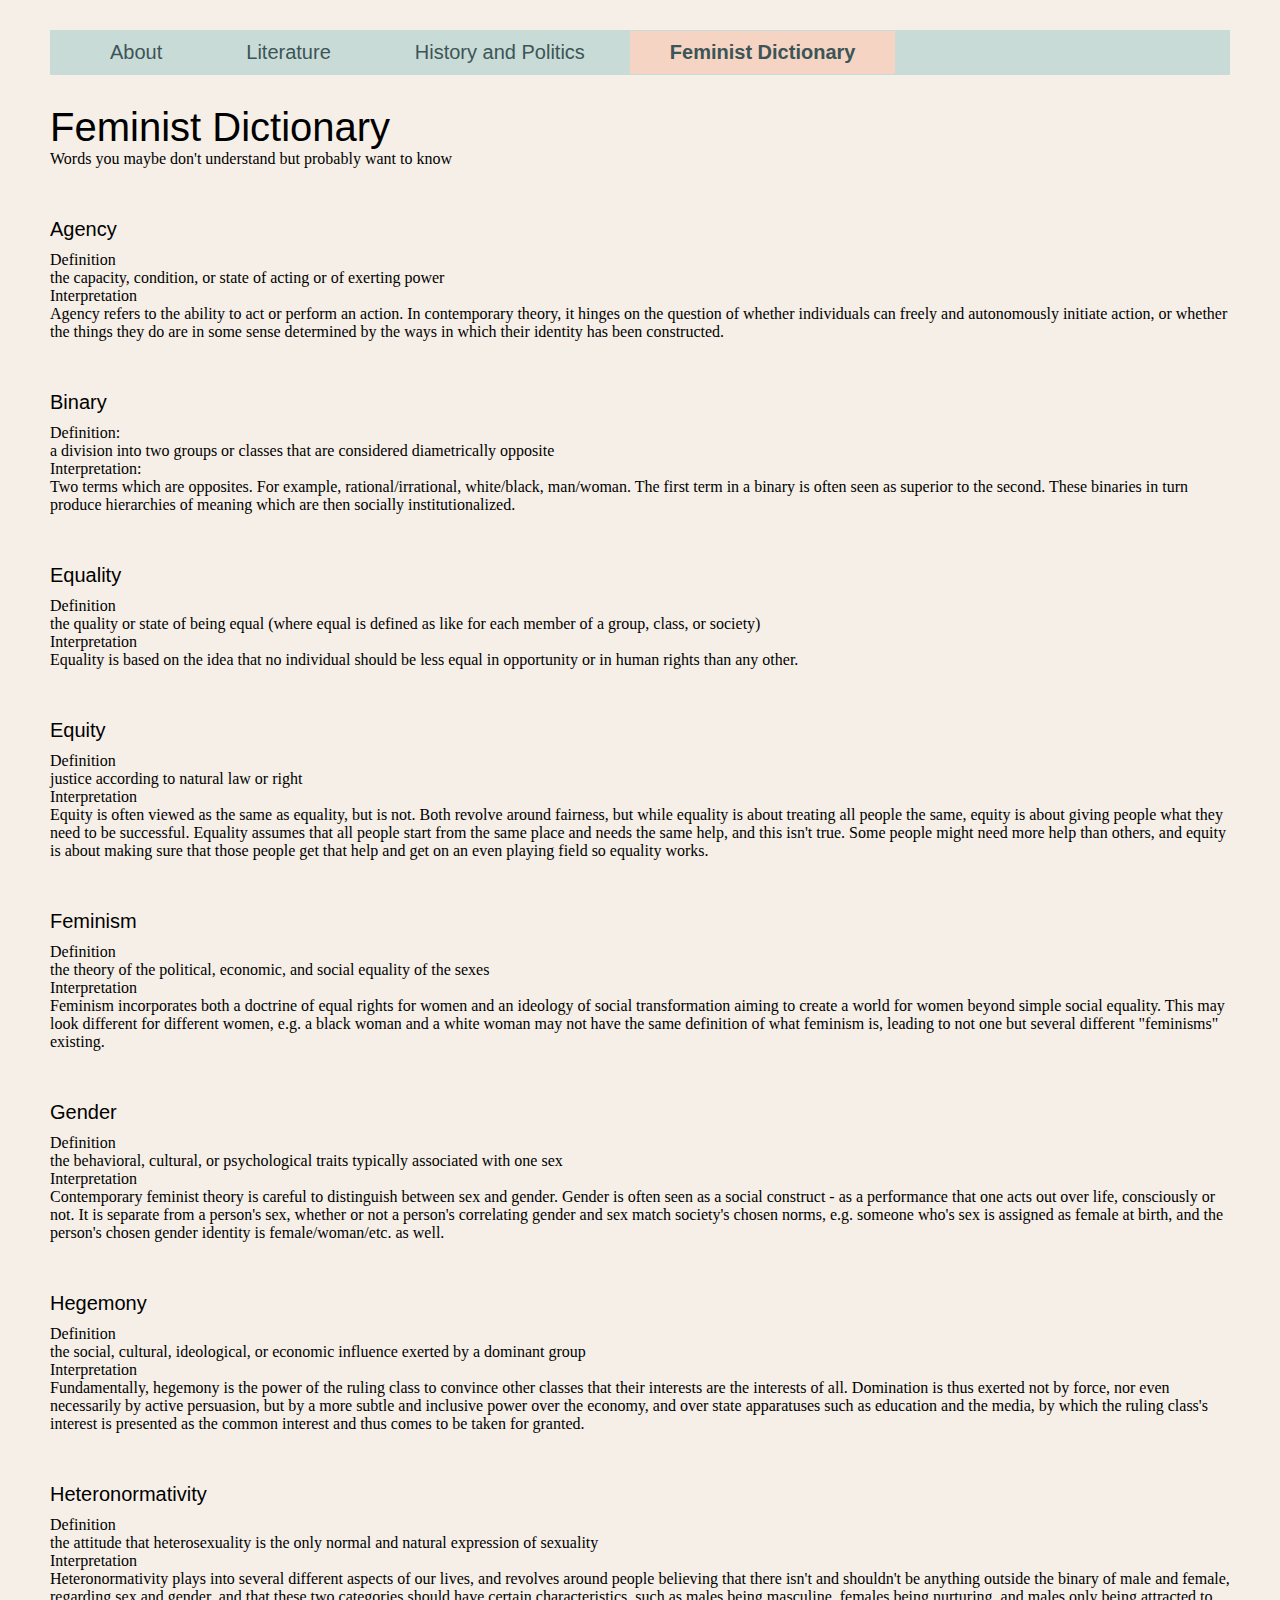
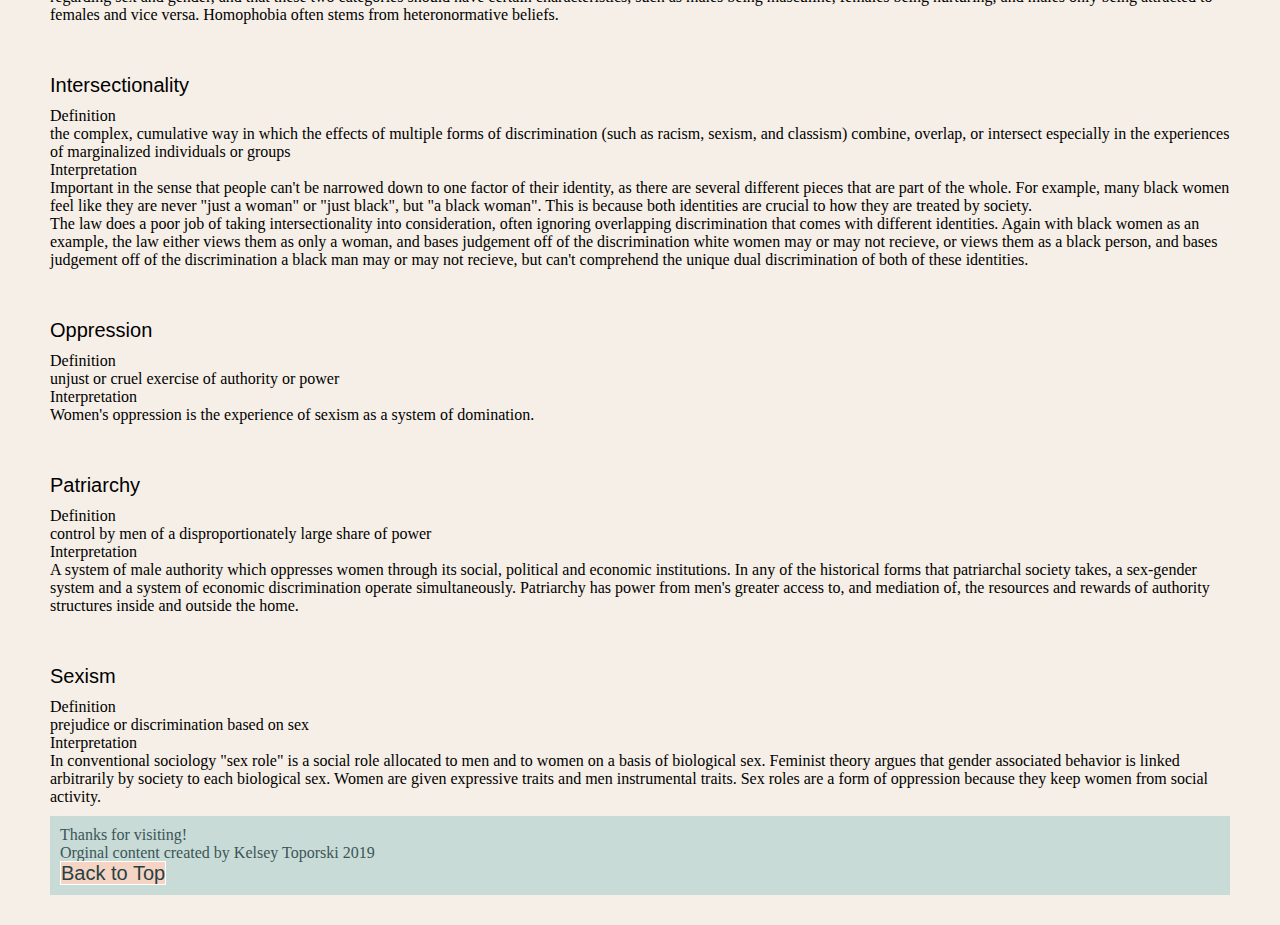
<file: femdict.html>
<!DOCTYPE html>
<html lang="en">
<head>
  <meta charset="UTF-8">

  <meta name="viewport" content="width=device-width, initial-scale=1.0">

  <!-- connects to the stylesheets -->
  <link rel="stylesheet" href="css/reset.css">
  <link rel="stylesheet" href="css/style.css">

  <!-- connect to a Google font -->  
  <!-- connect to a Font Aweseom font -->
  <!-- connect to a favicon -->

  <title>Women's Web - Dictionary</title>
</head>

<body>
  <a href = "#mainstuff" class = "skip" >Skip to Main Content</a>
  <header>
    <nav>
        <ul>
          <li><a href="index.html">About</a></li>
          <li><a href="literature.html">Literature</a></li>
          <li><a href="history.html">History and Politics</a></li>
          <li class = "active" ><a href="femdict.html">Feminist Dictionary</a></li>
        </ul>
    </nav>
      <!-- definitions from meriam webster -->
      <!-- interpretations from
            The Dictionary of Feminist Theory - Maggie Humm,
            Key Concepts In Post-Colonial Studies - Ashcroft, Bill, Gareth Griffiths, and Helen Tiffin,
            or myself -->
      <!-- interpretation of equity from https://everydayfeminism.com/2014/09/equality-is-not-enough/ -->

    <h1>Feminist Dictionary</h1>
    Words you maybe don't understand but probably want to know

  </header>

  <main id = "mainstuff">
  

      <!-- definitions from meriam webster -->
      <!-- interpretations from
            The Dictionary of Feminist Theory - Maggie Humm,
            Key Concepts In Post-Colonial Studies - Ashcroft, Bill, Gareth Griffiths, and Helen Tiffin,
            or myself -->
      <!-- interpretation of equity from https://everydayfeminism.com/2014/09/equality-is-not-enough/ -->

      <dl>
        <h2><dt>Agency</dt></h2>
        <dd>Definition
          <p>
            the capacity, condition, or state of acting or of exerting power
          </p>
        <dd>Interpretation
          <p>
            Agency refers to the ability to act or perform an action. In contemporary theory, it hinges on the question of whether individuals can freely and autonomously initiate action, or whether the things they do are in some sense determined by the ways in which their identity has been constructed.
          </p>

        
        <h2><dt>Binary</dt></h2>
        <dd>Definition:
          <p>
            a division into two groups or classes that are considered diametrically opposite
          </p></dd>
        <dd>Interpretation:
          <p>
            Two terms which are opposites. For example, rational/irrational, white/black, man/woman. The first term in a binary is often seen as superior to the second. These binaries in turn produce hierarchies of meaning which are then socially institutionalized.
          </p></dd>
        
          
        <h2><dt>Equality</dt></h2>
        <dd>Definition
          <p>
            the quality or state of being equal (where equal is defined as like for each member of a group, class, or society)
          </p></dd>
        <dd>Interpretation
          <p>
            Equality is based on the idea that no individual should be less equal in opportunity or in human rights than any other.
          </p></dd>
        
          
        <h2><dt>Equity</dt></h2>
        <dd>Definition
          <p>
            justice according to natural law or right
          </p></dd>
        <dd>Interpretation
          <p>
            Equity is often viewed as the same as equality, but is not. Both revolve around fairness, but while equality is about treating all people the same, equity is about giving people what they need to be successful. Equality assumes that all people start from the same place and needs the same help, and this isn't true. Some people might need more help than others, and equity is about making sure that those people get that help and get on an even playing field so equality works.
          </p></dd>
        
          
        <h2><dt>Feminism</dt></h2>
        <dd>Definition
          <p>
            the theory of the political, economic, and social equality of the sexes
          </p></dd>
        <dd>Interpretation
          <p>
            Feminism incorporates both a doctrine of equal rights for women and an ideology of social transformation aiming to create a world for women beyond simple social equality. This may look different for different women, e.g. a black woman and a white woman may not have the same definition of what feminism is, leading to not one but several different "feminisms" existing.
          </p></dd>
       
          
        <h2><dt>Gender</dt></h2>
        <dd>Definition
          <p>
            the behavioral, cultural, or psychological traits typically associated with one sex
          </p></dd>
        <dd>Interpretation
          <p>
            Contemporary feminist theory is careful to distinguish between sex and gender. Gender is often seen as a social construct - as a performance that one acts out over life, consciously or not. It is separate from a person's sex, whether or not a person's correlating gender and sex match society's chosen norms, e.g. someone who's sex is assigned as female at birth, and the person's chosen gender identity is female/woman/etc. as well.
          </p></dd>
        
          
        <h2><dt>Hegemony</dt></h2>
        <dd>Definition
          <p>
            the social, cultural, ideological, or economic influence exerted by a dominant group
          </p></dd>
        <dd>Interpretation
          <p>
            Fundamentally, hegemony is the power of the ruling class to convince other classes that their interests are the interests of all.  Domination is thus exerted not by force, nor even necessarily by active persuasion, but by a more subtle and inclusive power over the economy, and over state apparatuses such as education and the media, by which the ruling class's interest is presented as the common interest and thus comes to be taken for granted.
          </p></dd>
       
          
        <h2><dt>Heteronormativity</dt></h2>
        <dd>Definition
          <p>
            the attitude that heterosexuality is the only normal and natural expression of sexuality
          </p></dd>
        <dd>Interpretation
          <p>
            Heteronormativity plays into several different aspects of our lives, and revolves around people believing that there isn't and shouldn't be anything outside the binary of male and female, regarding sex and gender, and that these two categories should have certain characteristics, such as males being masculine, females being nurturing, and males only being attracted to females and vice versa. Homophobia often stems from heteronormative beliefs.
          </p></dd>
        
          
        <h2><dt>Intersectionality</dt></h2>
        <dd>Definition
          <p>
            the complex, cumulative way in which the effects of multiple forms of discrimination (such as racism, sexism, and classism) combine, overlap, or intersect especially in the experiences of marginalized individuals or groups
          </p></dd>
        <dd>Interpretation
          <p>
            Important in the sense that people can't be narrowed down to one factor of their identity, as there are several different pieces that are part of the whole. For example, many black women feel like they are never "just a woman" or "just black", but "a black woman". This is because both identities are crucial to how they are treated by society.
          </p>
          <p>
            The law does a poor job of taking intersectionality into consideration, often ignoring overlapping discrimination that comes with different identities. Again with black women as an example, the law either views them as only a woman, and bases judgement off of the discrimination white women may or may not recieve, or views them as a black person, and bases judgement off of the discrimination a black man may or may not recieve, but can't comprehend the unique dual discrimination of both of these identities.
          </p></dd>
           
          
        <h2><dt>Oppression</dt></h2>
        <dd>Definition
          <p>
            unjust or cruel exercise of authority or power
          </p></dd>
        <dd>Interpretation
          <p>
            Women's oppression is the experience of sexism as a system of domination.
          </p></dd>
       
          
        <h2><dt>Patriarchy</dt></h2>
        <dd>Definition
          <p>
            control by men of a disproportionately large share of power
          </p></dd>
        <dd>Interpretation
          <p>
            A system of male authority which oppresses women through its social, political and economic institutions. In any of the historical forms that patriarchal society takes, a sex-gender system and a system of economic discrimination operate simultaneously. Patriarchy has power from men's greater access to, and mediation of, the resources and rewards of authority structures inside and outside the home.
          </p></dd>
             
          
        <h2><dt>Sexism</dt></h2>
        <dd>Definition
          <p>
            prejudice or discrimination based on sex
          </p></dd>
        <dd>Interpretation
          <p>
            In conventional sociology "sex role" is a social role allocated to men and to women on a basis of biological sex. Feminist theory argues that gender associated behavior is linked arbitrarily by society to each biological sex. Women are given expressive traits and men instrumental traits. Sex roles are a form of oppression because they keep women from social activity.
          </p></dd>
      </dl>

    </main>

    <footer>
      <p class="thanks">
        Thanks for visiting! <i class="far fa-grin"></i>
      </p>
      <p>Orginal content created by Kelsey Toporski 2019</p>

      <a href="#top" class="tops">Back to Top</a>
    </footer>

</body>
</html>
</file>
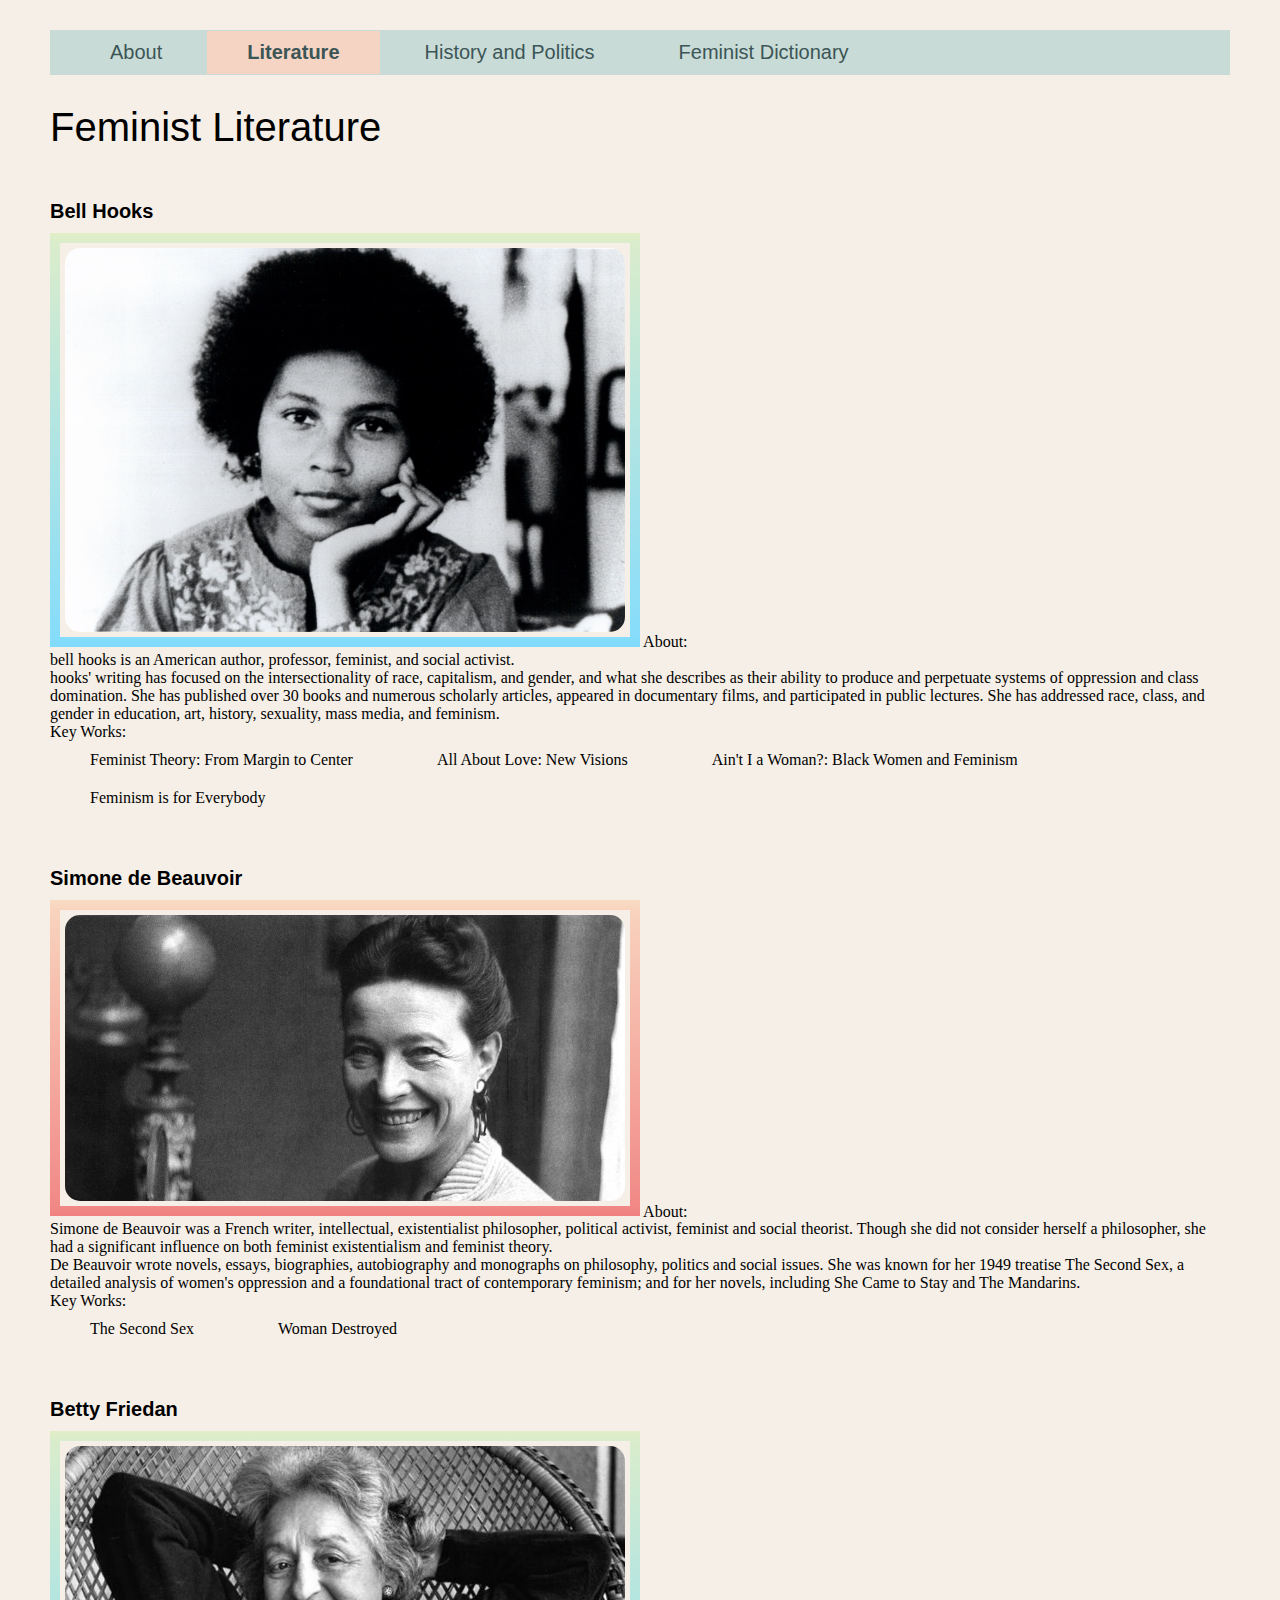
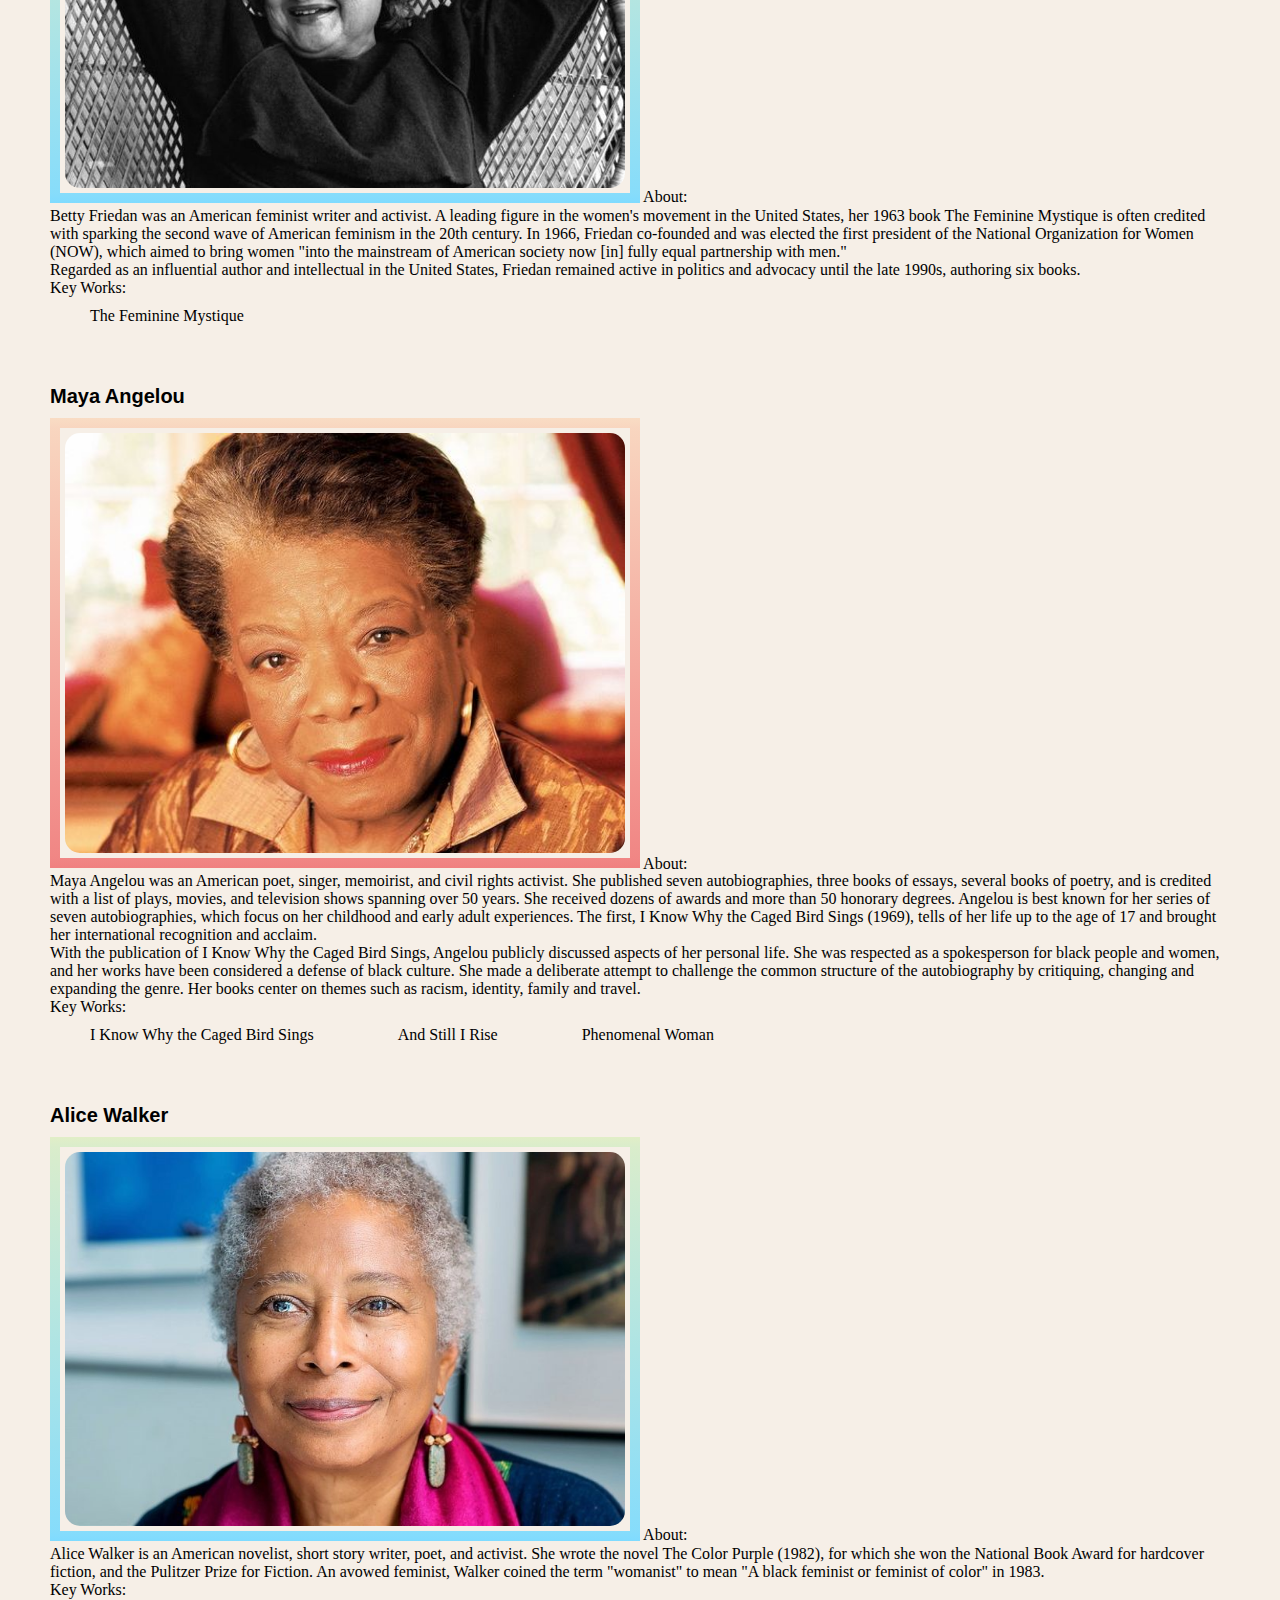
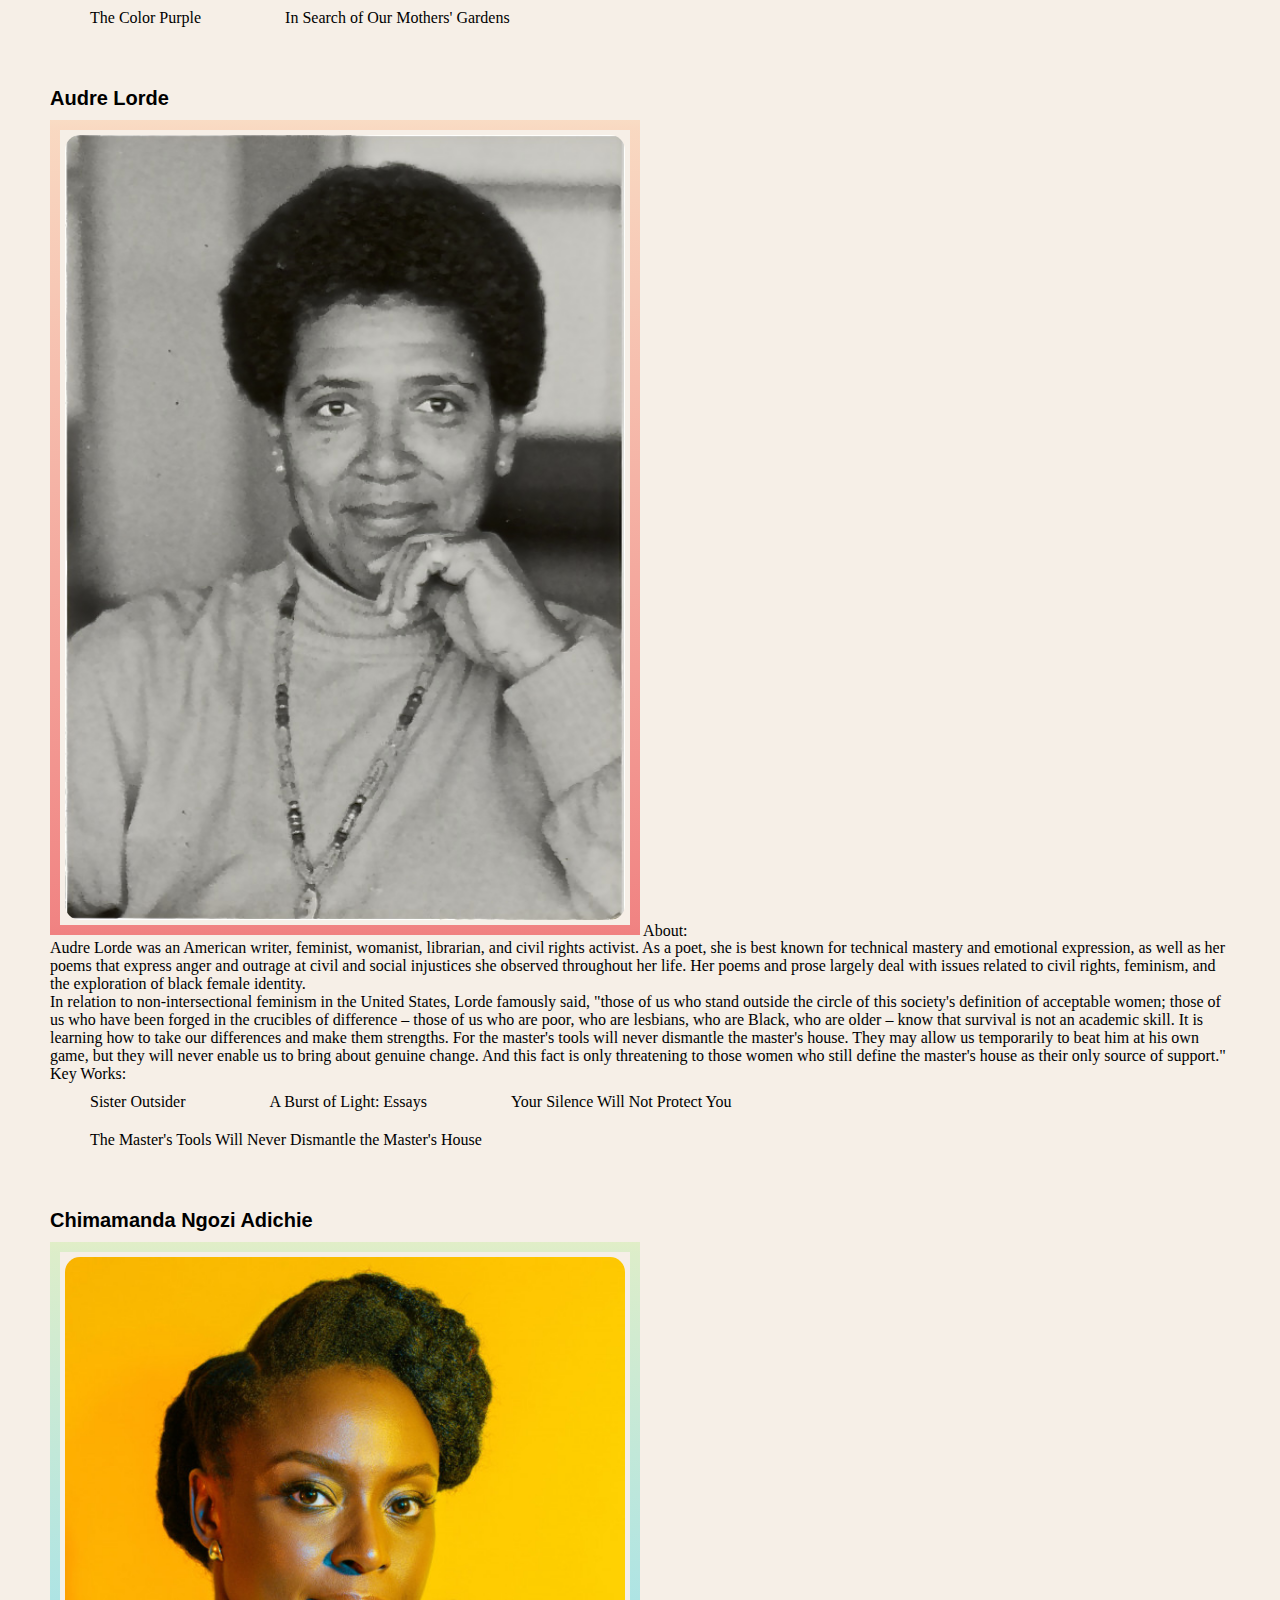
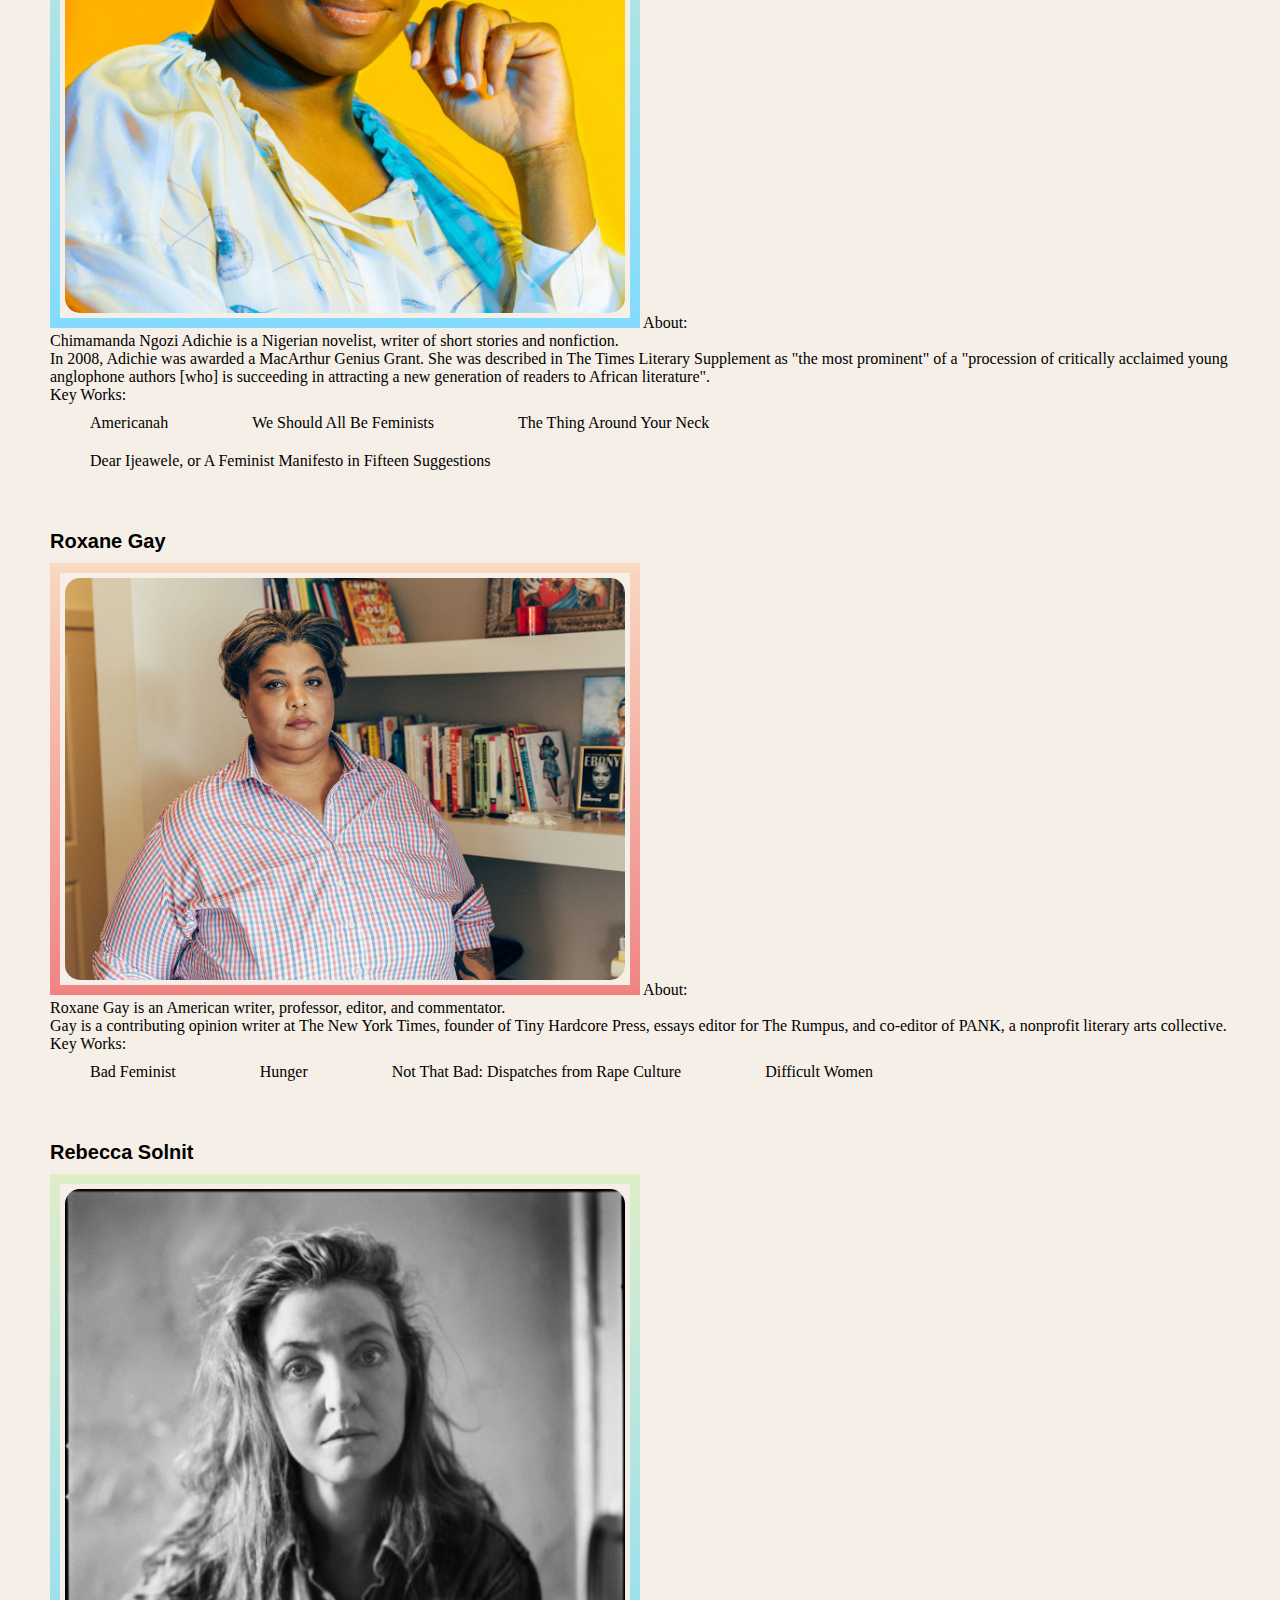
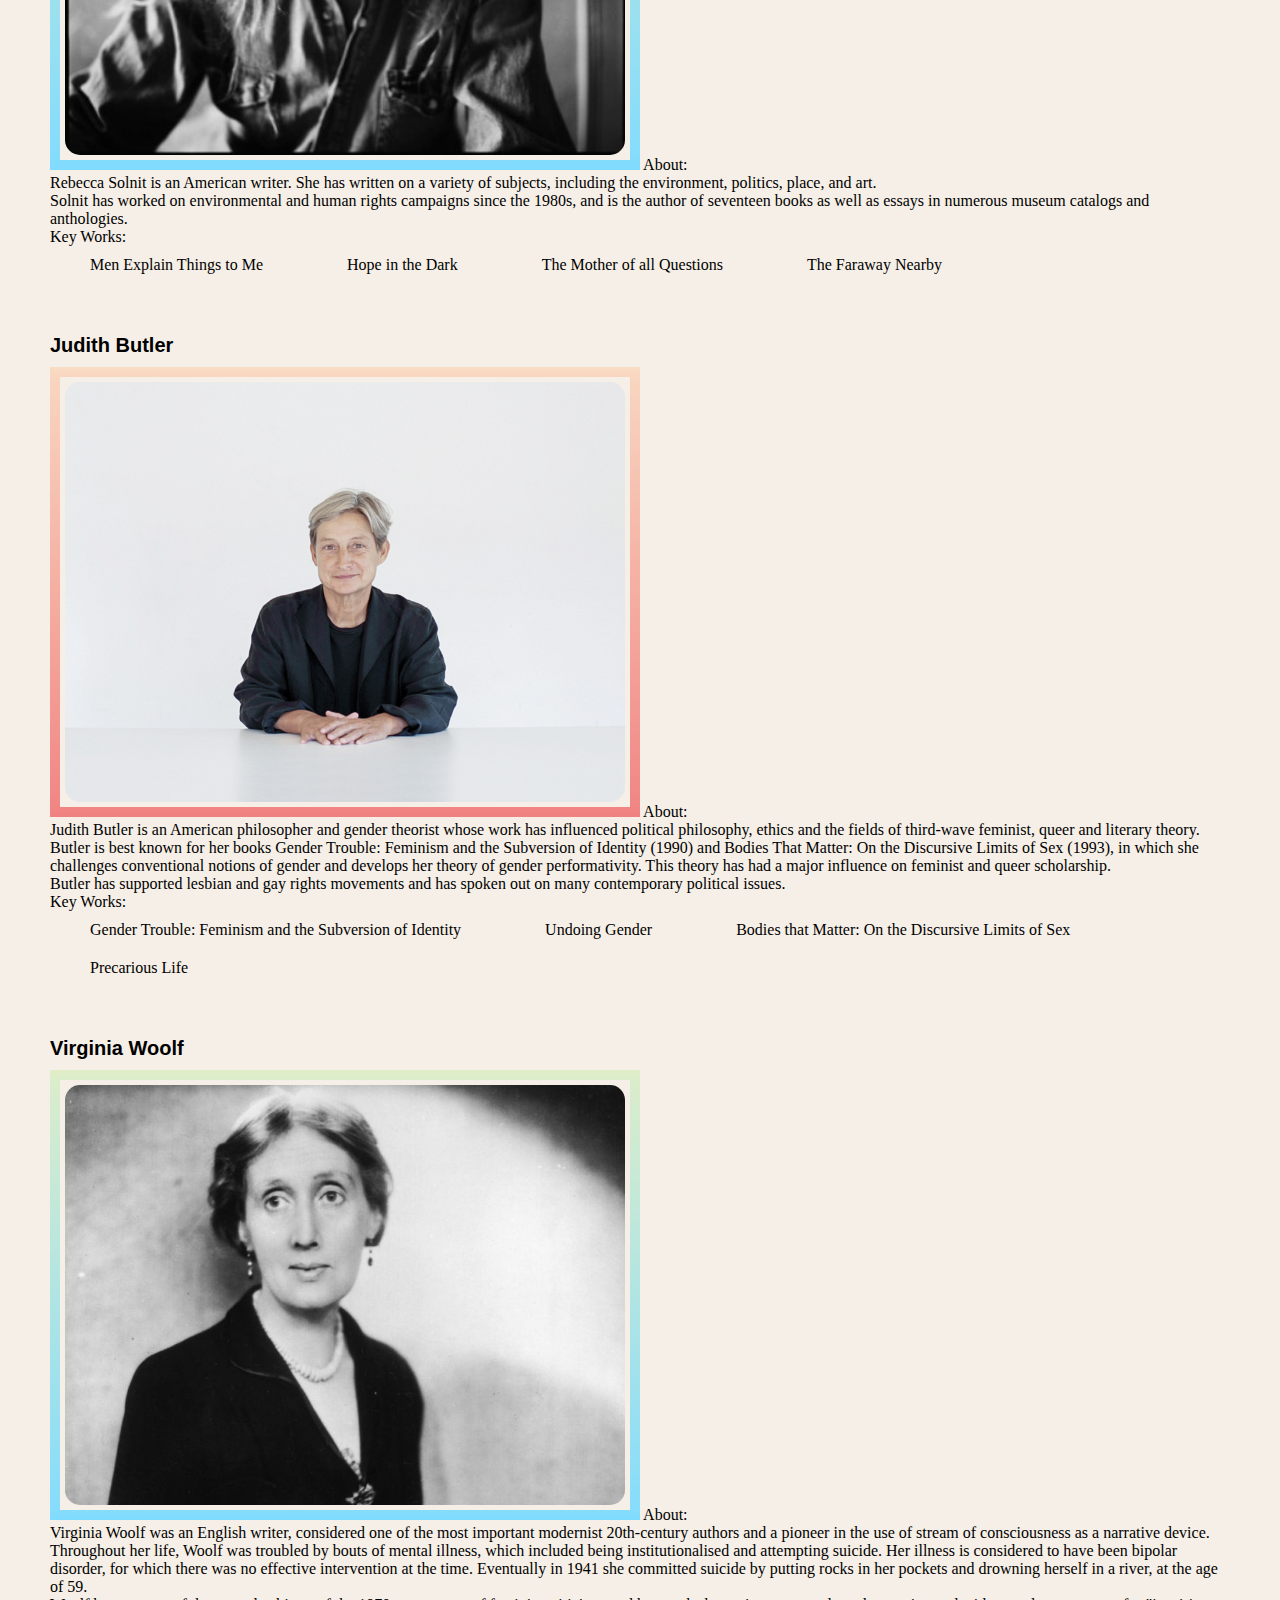
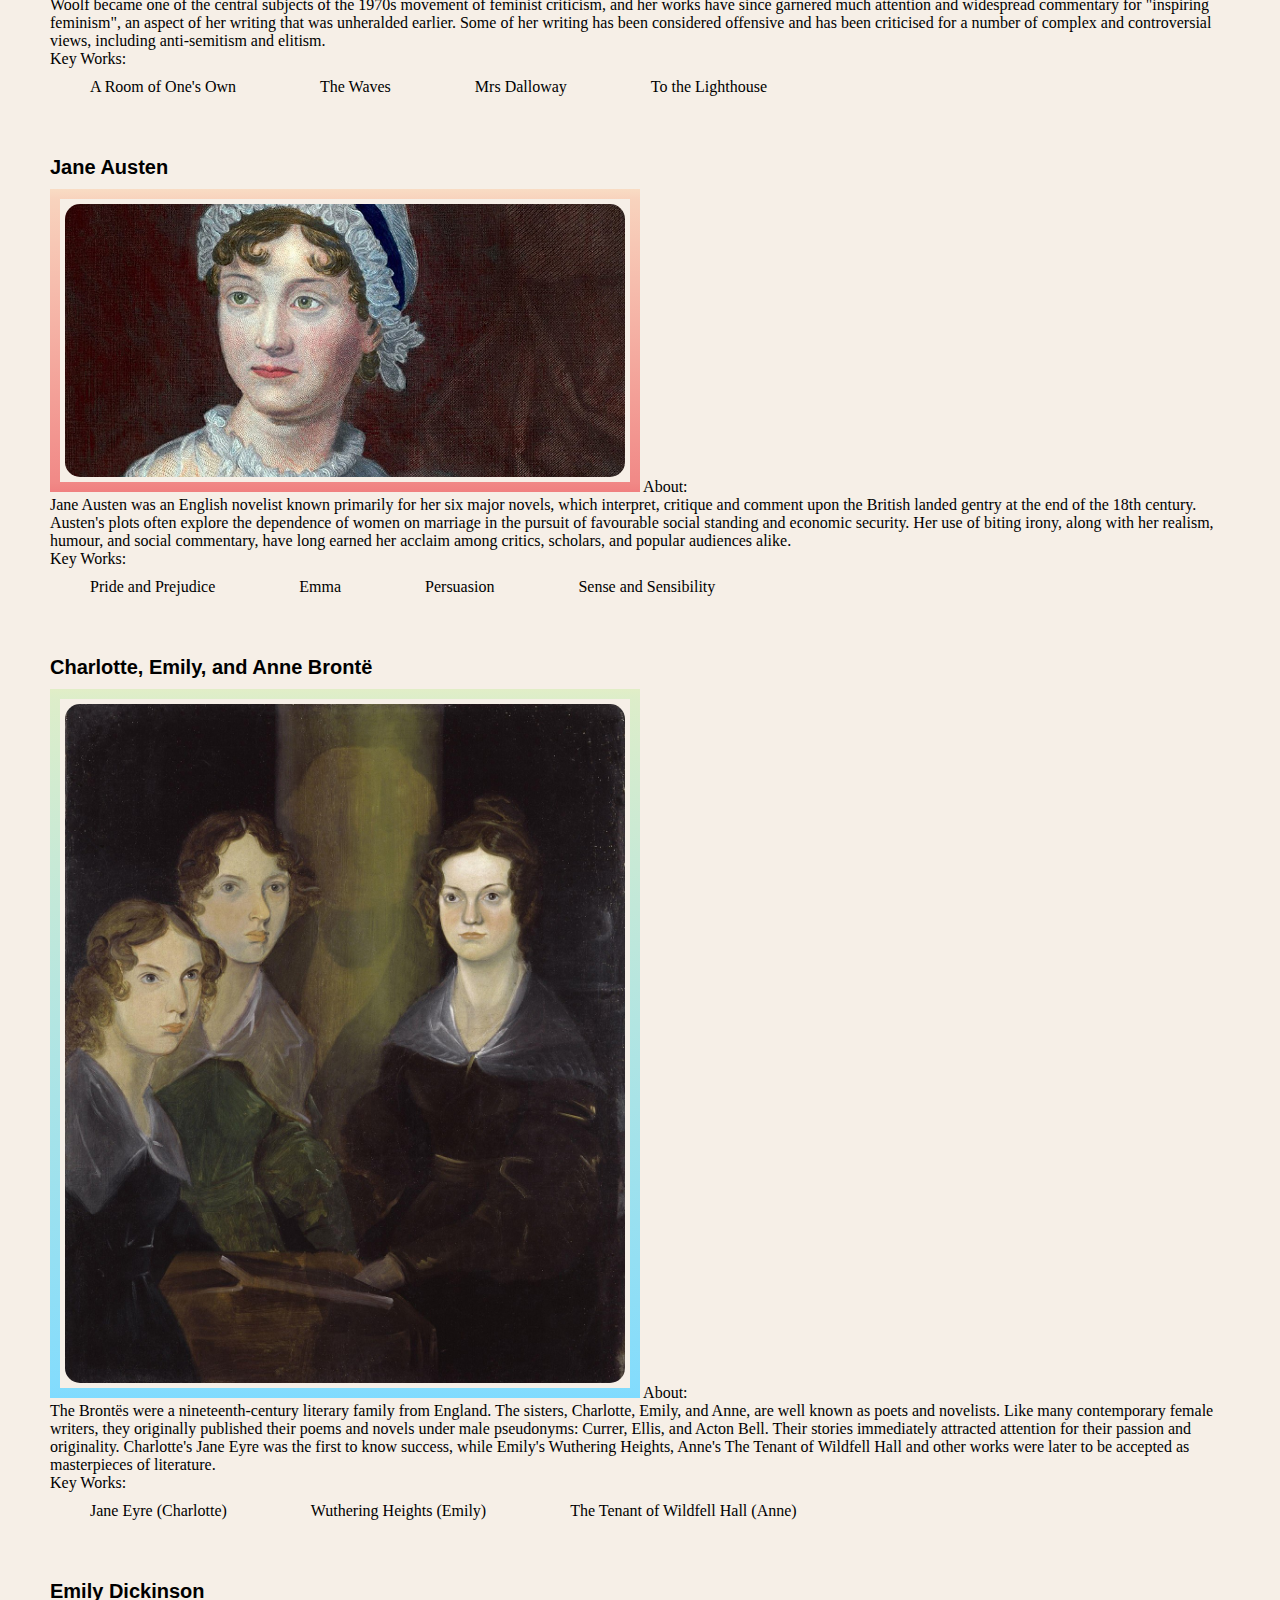
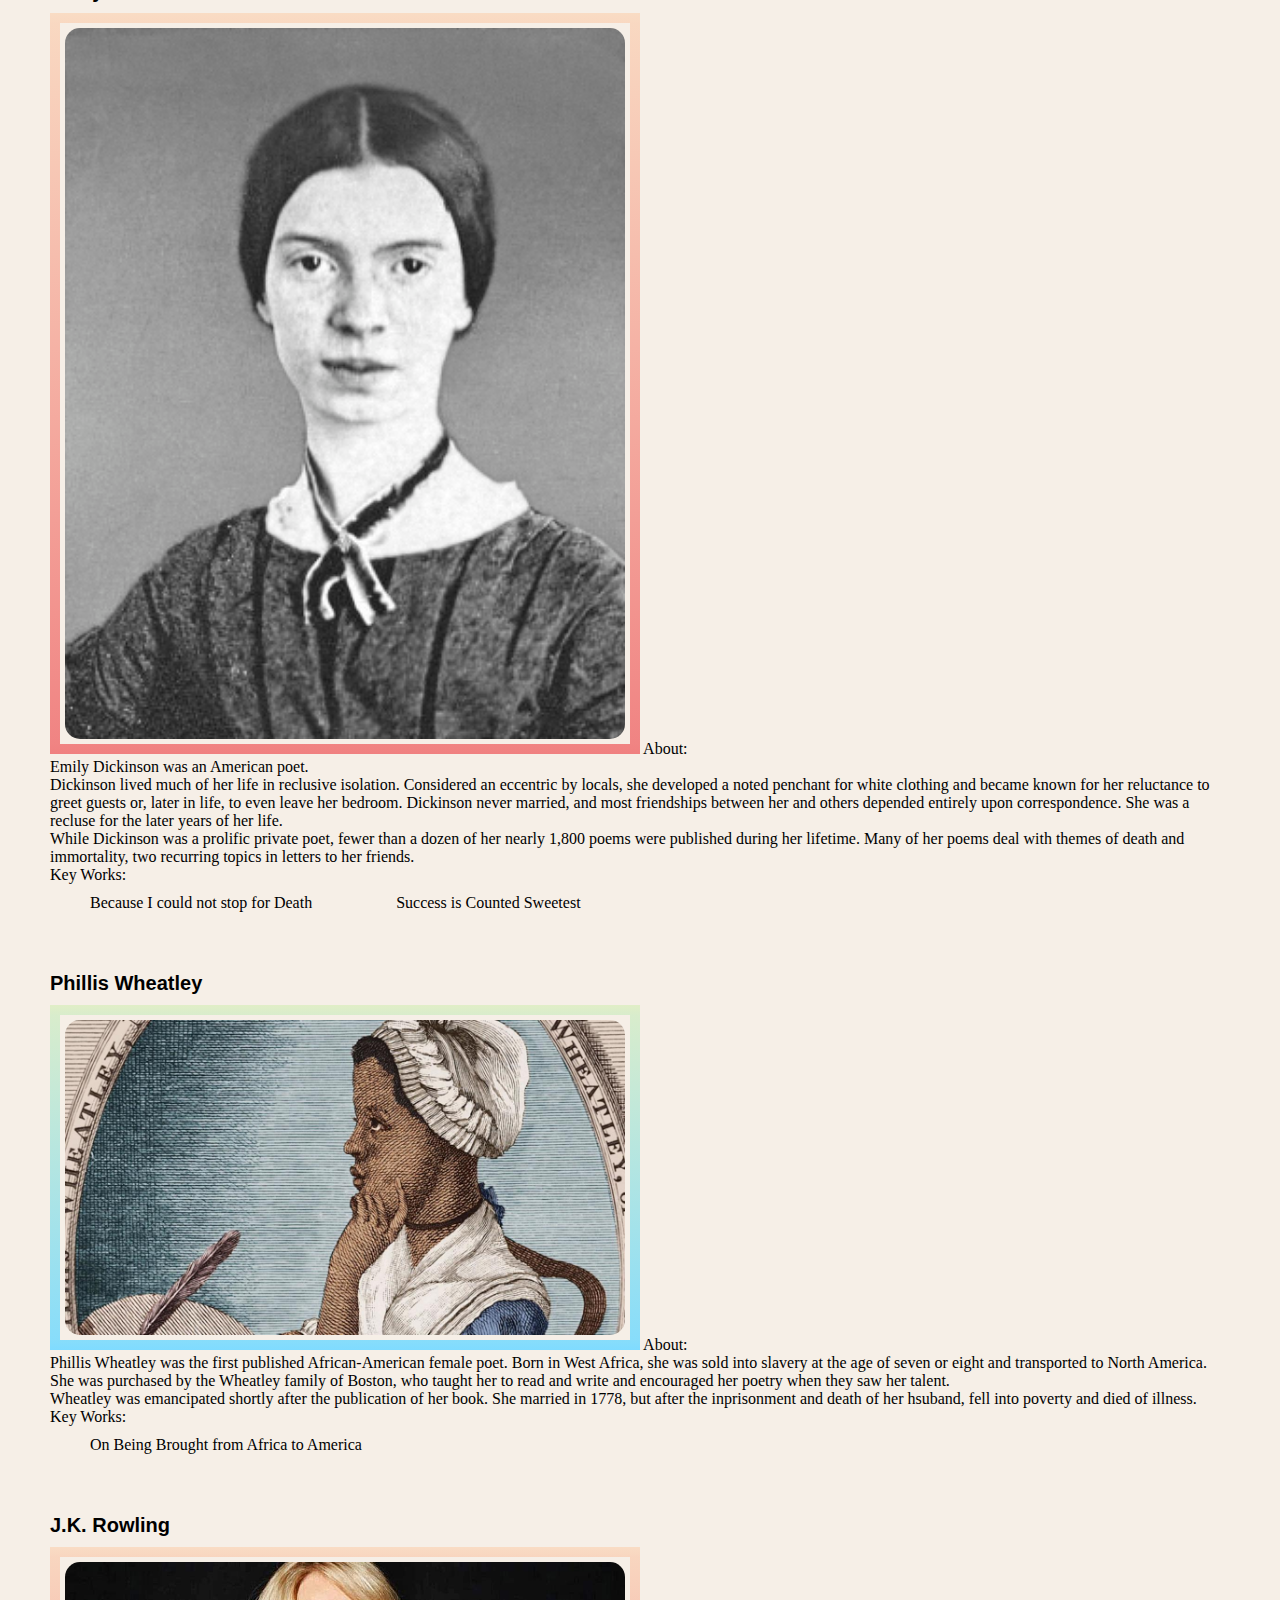
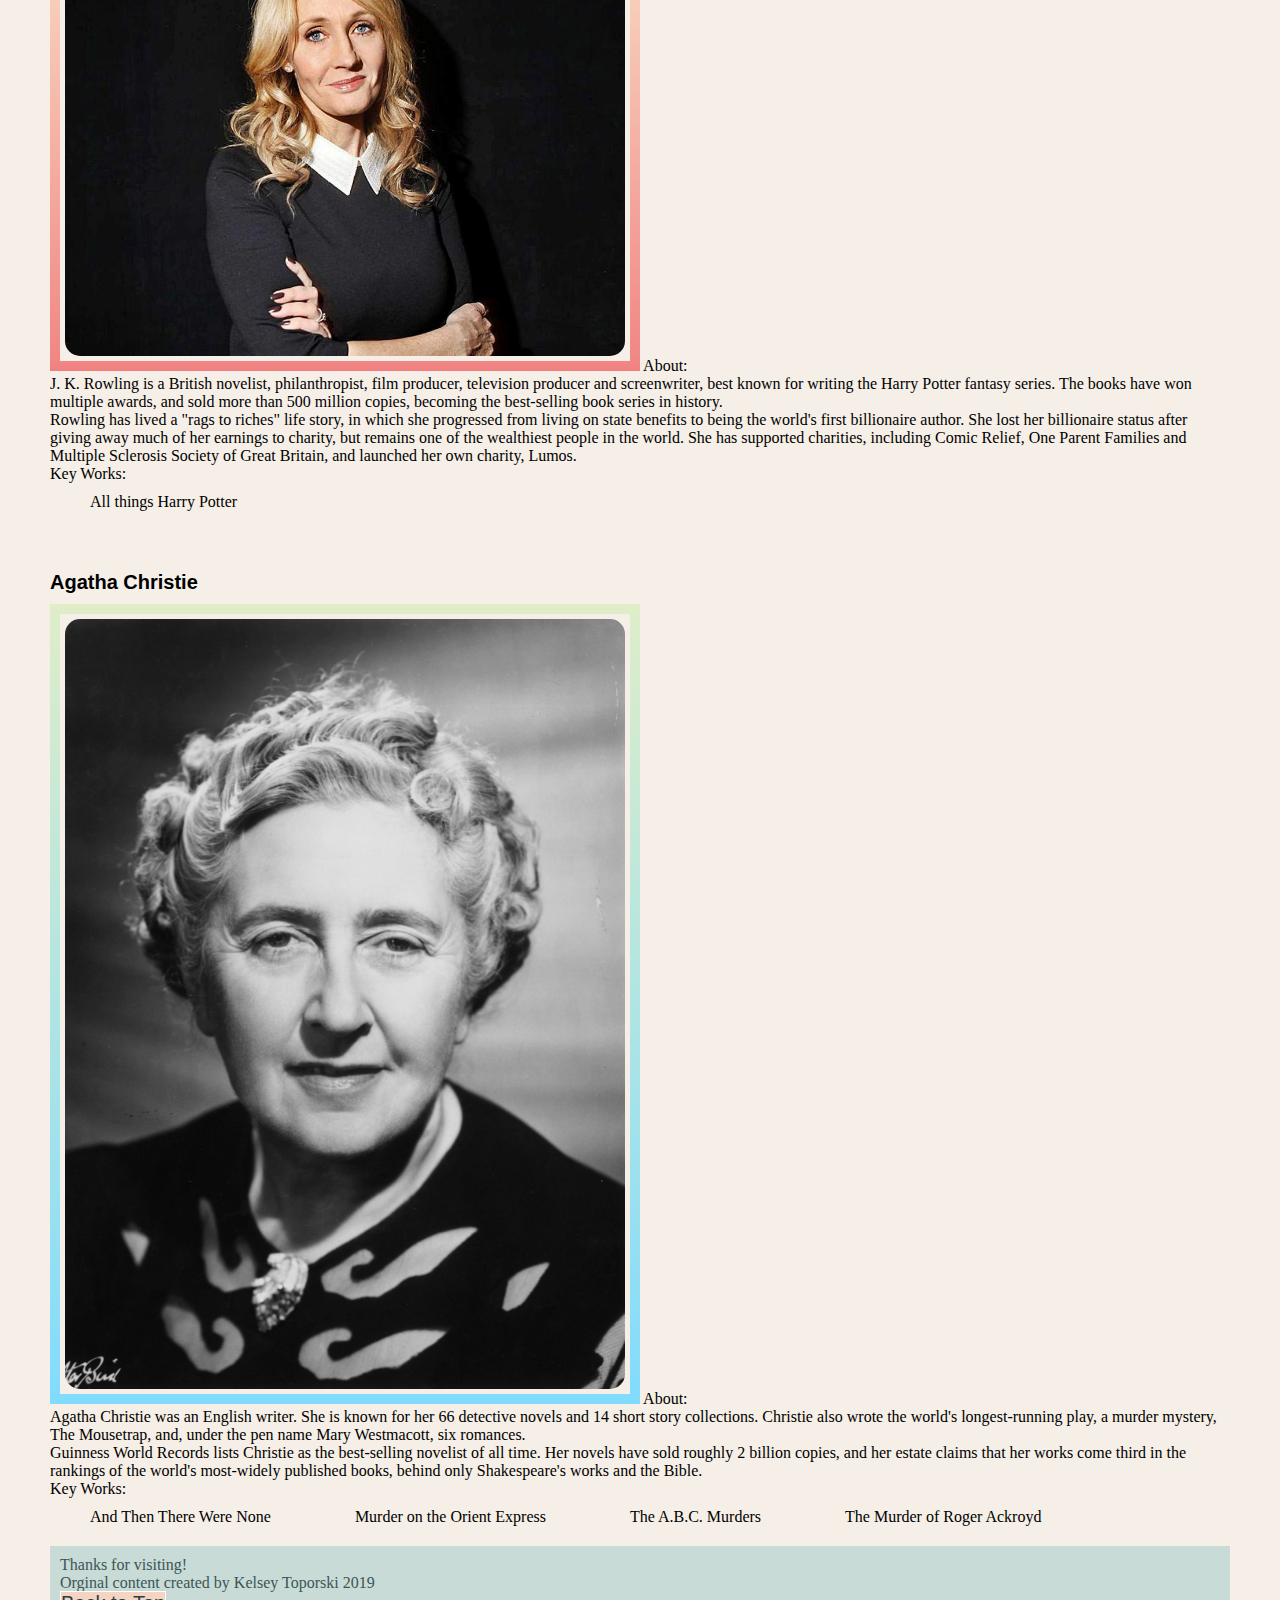
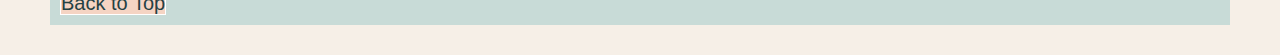
<file: literature.html>
<!DOCTYPE html>
<html lang="en">
<head>
  <meta charset="UTF-8">

  <meta name="viewport" content="width=device-width, initial-scale=1.0">

  <!-- connects to the stylesheets -->
  <link rel="stylesheet" href="css/reset.css">
  <link rel="stylesheet" href="css/style.css">

  <!-- connect to a Google font -->  
  <!-- connect to a Font Aweseom font -->
  <!-- connect to a favicon -->

  <title>Women's Web - Literature</title>
</head>

<body>  
  <a href = "#mainstuff" class = "skip" >Skip to Main Content</a>
  <header>
    <nav>
        <ul>
          <li><a href="index.html">About</a></li>
          <li class = "active" ><a href="literature.html">Literature</a></li>
          <li><a href="history.html">History and Politics</a></li>
          <li><a href="femdict.html">Feminist Dictionary</a></li>
        </ul>
    </nav>
      <!-- definitions from meriam webster -->
      <!-- interpretations from
            The Dictionary of Feminist Theory - Maggie Humm,
            Key Concepts In Post-Colonial Studies - Ashcroft, Bill, Gareth Griffiths, and Helen Tiffin,
            or myself -->
      <!-- interpretation of equity from https://everydayfeminism.com/2014/09/equality-is-not-enough/ -->

    <h1>Feminist Literature</h1>
  </header>

  <main id = "mainstuff">

      
      <h2>Bell Hooks</h2>
      <img src="images/bell_hooks.jpg"  width="200" alt="Image of bell hooks">
      About:
        <p>
          bell hooks is an American author, professor, feminist, and social activist.
        </p>
        <p>
          hooks' writing has focused on the intersectionality of race, capitalism, and gender, and what she describes as their ability to produce and perpetuate systems of oppression and class domination. She has published over 30 books and numerous scholarly articles, appeared in documentary films, and participated in public lectures. She has addressed race, class, and gender in education, art, history, sexuality, mass media, and feminism.
        </p>
      Key Works:
        <ul>
          <li>Feminist Theory: From Margin to Center</li>
          <li>All About Love: New Visions</li>
          <li>Ain't I a Woman?: Black Women and Feminism</li>
          <li>Feminism is for Everybody</li>
        </ul>
      

      
      <h2>Simone de Beauvoir</h2>
      <img src="images/simone_db.jpg"  width="200" alt="Image of Simone de Beauvoir">
      About:
        <p>
          Simone de Beauvoir was a French writer, intellectual, existentialist philosopher, political activist, feminist and social theorist. Though she did not consider herself a philosopher, she had a significant influence on both feminist existentialism and feminist theory.
        </p>
        <p>
          De Beauvoir wrote novels, essays, biographies, autobiography and monographs on philosophy, politics and social issues. She was known for her 1949 treatise The Second Sex, a detailed analysis of women's oppression and a foundational tract of contemporary feminism; and for her novels, including She Came to Stay and The Mandarins.
        </p>
      Key Works:
        <ul>
          <li>The Second Sex</li>
          <li>Woman Destroyed</li>
        </ul>
      

      
      <h2>Betty Friedan</h2>
      <img src="images/betty_friedan.jpg"  width="200" alt="Image of Betty Friedan">
      About:
        <p>
          Betty Friedan was an American feminist writer and activist. A leading figure in the women's movement in the United States, her 1963 book The Feminine Mystique is often credited with sparking the second wave of American feminism in the 20th century. In 1966, Friedan co-founded and was elected the first president of the National Organization for Women (NOW), which aimed to bring women "into the mainstream of American society now [in] fully equal partnership with men."
        </p>
        <p>
          Regarded as an influential author and intellectual in the United States, Friedan remained active in politics and advocacy until the late 1990s, authoring six books.
        </p>
      Key Works:
        <ul>
          <li>The Feminine Mystique</li>
        </ul>
      

      
      <h2>Maya Angelou</h2>
      <img src="images/maya_angelou.jpg"  width="200" alt="Image of Maya Angelou">
      About:
        <p>
          Maya Angelou was an American poet, singer, memoirist, and civil rights activist. She published seven autobiographies, three books of essays, several books of poetry, and is credited with a list of plays, movies, and television shows spanning over 50 years. She received dozens of awards and more than 50 honorary degrees. Angelou is best known for her series of seven autobiographies, which focus on her childhood and early adult experiences. The first, I Know Why the Caged Bird Sings (1969), tells of her life up to the age of 17 and brought her international recognition and acclaim.
        </p>
        <p>
          With the publication of I Know Why the Caged Bird Sings, Angelou publicly discussed aspects of her personal life. She was respected as a spokesperson for black people and women, and her works have been considered a defense of black culture. She made a deliberate attempt to challenge the common structure of the autobiography by critiquing, changing and expanding the genre. Her books center on themes such as racism, identity, family and travel.
        </p>
      Key Works:
        <ul>
          <li>I Know Why the Caged Bird Sings</li>
          <li>And Still I Rise</li>
          <li>Phenomenal Woman</li>
        </ul>
      

      <!-- <script>
        alert("HI");
        console.log("hey good lookin");
      </script> -->

      
      <h2>Alice Walker</h2>
      <img src="images/alice_walker.jpg"  width="200" alt="Image of Alice Walker">
      About:
        <p>
          Alice Walker is an American novelist, short story writer, poet, and activist. She wrote the novel The Color Purple (1982), for which she won the National Book Award for hardcover fiction, and the Pulitzer Prize for Fiction. An avowed feminist, Walker coined the term "womanist" to mean "A black feminist or feminist of color" in 1983.
        </p>
      Key Works:
        <ul>
          <li>The Color Purple</li>
          <li>In Search of Our Mothers' Gardens</li>
        </ul>
      

      
      <h2>Audre Lorde</h2>
      <img src="images/audre_lorde.jpg"  width="200" alt="Image of Audre Lorde">
      About:
        <p>
          Audre Lorde was an American writer, feminist, womanist, librarian, and civil rights activist. As a poet, she is best known for technical mastery and emotional expression, as well as her poems that express anger and outrage at civil and social injustices she observed throughout her life. Her poems and prose largely deal with issues related to civil rights, feminism, and the exploration of black female identity.
        </p>
        <p>
          In relation to non-intersectional feminism in the United States, Lorde famously said, "those of us who stand outside the circle of this society's definition of acceptable women; those of us who have been forged in the crucibles of difference – those of us who are poor, who are lesbians, who are Black, who are older – know that survival is not an academic skill. It is learning how to take our differences and make them strengths. For the master's tools will never dismantle the master's house. They may allow us temporarily to beat him at his own game, but they will never enable us to bring about genuine change. And this fact is only threatening to those women who still define the master's house as their only source of support."
        </p>
      Key Works:
        <ul>
          <li>Sister Outsider</li>
          <li>A Burst of Light: Essays</li>
          <li>Your Silence Will Not Protect You</li>
          <li>The Master's Tools Will Never Dismantle the Master's House</li>
        </ul>
      

      
      <h2>Chimamanda Ngozi Adichie</h2>
      <img src="images/chimamanda.jpg"  width="200" alt="Image of Chimamanda Ngozi Adichie">
      About:
        <p>
          Chimamanda Ngozi Adichie is a Nigerian novelist, writer of short stories and nonfiction.
        </p>
        <p>
          In 2008, Adichie was awarded a MacArthur Genius Grant. She was described in The Times Literary Supplement as "the most prominent" of a "procession of critically acclaimed young anglophone authors [who] is succeeding in attracting a new generation of readers to African literature".
        </p>
      Key Works:
        <ul>
          <li>Americanah</li>
          <li>We Should All Be Feminists</li>
          <li>The Thing Around Your Neck</li>
          <li>Dear Ijeawele, or A Feminist Manifesto in Fifteen Suggestions</li>
        </ul>
      

      
      <h2>Roxane Gay</h2>
      <img src="images/roxane_gay.jpg"  width="200" alt="Image of Roxane Gay">
      About:
        <p>
          Roxane Gay is an American writer, professor, editor, and commentator.
        </p>
        <p>
          Gay is a contributing opinion writer at The New York Times, founder of Tiny Hardcore Press, essays editor for The Rumpus, and co-editor of PANK, a nonprofit literary arts collective.
        </p>
      Key Works:
        <ul>
          <li>Bad Feminist</li>
          <li>Hunger</li>
          <li>Not That Bad: Dispatches from Rape Culture</li>
          <li>Difficult Women</li>
        </ul>
      
      <h2>Rebecca Solnit</h2>
      <img src="images/rebecca_solnit.jpg"  width="200" alt="Image of Rebecca Solnit">
      About:
        <p>
          Rebecca Solnit is an American writer. She has written on a variety of subjects, including the environment, politics, place, and art.
        </p>
        <p>
          Solnit has worked on environmental and human rights campaigns since the 1980s, and is the author of seventeen books as well as essays in numerous museum catalogs and anthologies.
        </p>
      Key Works:
        <ul>
          <li>Men Explain Things to Me</li>
          <li>Hope in the Dark</li>
          <li>The Mother of all Questions</li>
          <li>The Faraway Nearby</li>
        </ul>
     
      <h2>Judith Butler</h2>
      <img src="images/judith_butler.jpg"  width="200" alt="Image of Judith Butler">
      About:
        <p>
          Judith Butler is an American philosopher and gender theorist whose work has influenced political philosophy, ethics and the fields of third-wave feminist, queer and literary theory.
        </p>
        <p>
          Butler is best known for her books Gender Trouble: Feminism and the Subversion of Identity (1990) and Bodies That Matter: On the Discursive Limits of Sex (1993), in which she challenges conventional notions of gender and develops her theory of gender performativity. This theory has had a major influence on feminist and queer scholarship.
        </p>
        <p>
          Butler has supported lesbian and gay rights movements and has spoken out on many contemporary political issues.
        </p>
      Key Works:
        <ul>
          <li>Gender Trouble: Feminism and the Subversion of Identity</li>
          <li>Undoing Gender</li>
          <li>Bodies that Matter: On the Discursive Limits of Sex</li>
          <li>Precarious Life</li>
        </ul>
      
      <h2>Virginia Woolf</h2>
      <img src="images/virginia_woolf.jpg"  width="200" alt="Image of Virginia Woolf">
      About:
        <p>
          Virginia Woolf was an English writer, considered one of the most important modernist 20th-century authors and a pioneer in the use of stream of consciousness as a narrative device.
        </p>
        <p>
          Throughout her life, Woolf was troubled by bouts of mental illness, which included being institutionalised and attempting suicide. Her illness is considered to have been bipolar disorder, for which there was no effective intervention at the time. Eventually in 1941 she committed suicide by putting rocks in her pockets and drowning herself in a river, at the age of 59.
        </p>
        <p>
          Woolf became one of the central subjects of the 1970s movement of feminist criticism, and her works have since garnered much attention and widespread commentary for "inspiring feminism", an aspect of her writing that was unheralded earlier. Some of her writing has been considered offensive and has been criticised for a number of complex and controversial views, including anti-semitism and elitism.
        </p>
      Key Works:
        <ul>
          <li>A Room of One's Own</li>
          <li>The Waves</li>
          <li>Mrs Dalloway</li>
          <li>To the Lighthouse</li>
        </ul>
      
      <h2>Jane Austen</h2>
      <img src="images/jane_austen.jpg"  width="200" alt="Image of Jane Austen">
      About:
        <p>
          Jane Austen was an English novelist known primarily for her six major novels, which interpret, critique and comment upon the British landed gentry at the end of the 18th century. Austen's plots often explore the dependence of women on marriage in the pursuit of favourable social standing and economic security. Her use of biting irony, along with her realism, humour, and social commentary, have long earned her acclaim among critics, scholars, and popular audiences alike.
        </p>
      Key Works:
        <ul>
          <li>Pride and Prejudice</li>
          <li>Emma</li>
          <li>Persuasion</li>
          <li>Sense and Sensibility</li>
        </ul>
      
      <h2>Charlotte, Emily, and Anne Brontë</h2>
      <img src="images/bronte_sisters.jpg"  width="200" alt="Image of Charlotte, Emily, and Anne Brontë">
      About:
        <p>
          The Brontës were a nineteenth-century literary family from England. The sisters, Charlotte, Emily, and Anne, are well known as poets and novelists. Like many contemporary female writers, they originally published their poems and novels under male pseudonyms: Currer, Ellis, and Acton Bell. Their stories immediately attracted attention for their passion and originality. Charlotte's Jane Eyre was the first to know success, while Emily's Wuthering Heights, Anne's The Tenant of Wildfell Hall and other works were later to be accepted as masterpieces of literature.
        </p>
      Key Works:
        <ul>
          <li>Jane Eyre (Charlotte)</li>
          <li>Wuthering Heights (Emily)</li>
          <li>The Tenant of Wildfell Hall (Anne)</li>
        </ul>
      
      <h2>Emily Dickinson</h2>
      <img src="images/emily_d.jpg"  width="200" alt="Image of Emily Dickinson">
      About:
        <p>
          Emily Dickinson was an American poet.
        </p>
        <p>
          Dickinson lived much of her life in reclusive isolation. Considered an eccentric by locals, she developed a noted penchant for white clothing and became known for her reluctance to greet guests or, later in life, to even leave her bedroom. Dickinson never married, and most friendships between her and others depended entirely upon correspondence. She was a recluse for the later years of her life.
        </p>
        <p>
          While Dickinson was a prolific private poet, fewer than a dozen of her nearly 1,800 poems were published during her lifetime. Many of her poems deal with themes of death and immortality, two recurring topics in letters to her friends.
        </p>
      Key Works:
        <ul>
          <li>Because I could not stop for Death</li>
          <li>Success is Counted Sweetest</li>
        </ul>
      
      <h2>Phillis Wheatley</h2>
      <img src="images/phillis_w.jpg"  width="200" alt="Image of Phillis Wheatley">
      About:
        <p>
          Phillis Wheatley was the first published African-American female poet. Born in West Africa, she was sold into slavery at the age of seven or eight and transported to North America. She was purchased by the Wheatley family of Boston, who taught her to read and write and encouraged her poetry when they saw her talent.
        </p>
        <p>
          Wheatley was emancipated shortly after the publication of her book. She married in 1778, but after the inprisonment and death of her hsuband, fell into poverty and died of illness.
        </p>
      Key Works:
        <ul>
          <li>On Being Brought from Africa to America</li>
        </ul>
      
      <h2>J.K. Rowling</h2>
      <img src="images/jk_rowling.jpg"  width="200" alt="Image of J.K. Rowling">
      About:
        <p>
          J. K. Rowling is a British novelist, philanthropist, film producer, television producer and screenwriter, best known for writing the Harry Potter fantasy series. The books have won multiple awards, and sold more than 500 million copies, becoming the best-selling book series in history.
        </p>
        <p>
          Rowling has lived a "rags to riches" life story, in which she progressed from living on state benefits to being the world's first billionaire author. She lost her billionaire status after giving away much of her earnings to charity, but remains one of the wealthiest people in the world. She has supported charities, including Comic Relief, One Parent Families and Multiple Sclerosis Society of Great Britain, and launched her own charity, Lumos.
        </p>
      Key Works:
        <ul>
          <li>All things Harry Potter</li>
        </ul>
      
      <h2>Agatha Christie</h2>
      <img src="images/agatha.jpg"  width="200" alt="Image of Agatha Christie">
      About:
        <p>
          Agatha Christie was an English writer. She is known for her 66 detective novels and 14 short story collections. Christie also wrote the world's longest-running play, a murder mystery, The Mousetrap, and, under the pen name Mary Westmacott, six romances.
        </p>
        <p>
          Guinness World Records lists Christie as the best-selling novelist of all time. Her novels have sold roughly 2 billion copies, and her estate claims that her works come third in the rankings of the world's most-widely published books, behind only Shakespeare's works and the Bible.
        </p>
      Key Works:
        <ul>
          <li>And Then There Were None</li>
          <li>Murder on the Orient Express</li>
          <li>The A.B.C. Murders</li>
          <li>The Murder of Roger Ackroyd</li>
        </ul>
      
    </main>
    <footer>
      <p class="thanks">
        Thanks for visiting! <i class="far fa-grin"> </i>
      </p>
      <p>Orginal content created by Kelsey Toporski 2019</p>
      <a href="#top" class="tops">Back to Top</a>

    </footer>
  </body>
</html>
</file>
<file: css/style.css>
body{
    background-color: #f6efe7;
    /* background-color: #F8EDE3; */
    margin: 30px 50px;
}

nav{
    background-color: #C8DBD7;
    /* background: #f08080; */
    padding: 0px 20px;
    margin: 0px 0px 30px;
}

li{
    display: inline-block;
    padding: 10px 40px;
}

a{
    color: #3C5556;
    text-decoration: none;
    font-style: bold;
    font-family: Arial;
    font-size: 20px;
    font-family:'Segoe UI', Tahoma, Geneva, Verdana, sans-serif;
}

a:hover{
    background-color: white;
    color: black;
}

.active{
    color:black;
    border: 1px solid #C8DBD7;
    background-color: #F5D4C3;
    font-weight: 600;
}


h1{
    font-family: Arial, Helvetica, sans-serif;
    font-size: 40px;
}

h2{
    font-family: 'Trebuchet MS', 'Lucida Sans Unicode', 'Lucida Grande', 'Lucida Sans', Arial, sans-serif;
    font-size: 20px;
    font-weight: bold;
    margin-top: 50px;
    margin-bottom: 10px;
}

img:nth-of-type(even){
    border: 10px solid;
    border-image: linear-gradient(#f9dcc4, #f08080) 30;
    margin: auto;
    width: 50%;
    padding: 5px;
    border-radius: 30px;
}


img:nth-of-type(odd){
    border: 10px solid;
    border-image: linear-gradient(#e1eec7, #7fdbff) 30;
    margin: auto;
    width: 50%;
    padding: 5px;
    border-radius: 30px;
}



/* div img:nth-child(odd){
    border: 10px solid;
    border-image: linear-gradient(#e1eec7, #7fdbff) 30;
    margin: auto;
    width: 50%;
    padding: 5px;
    border-radius: 30px;
}

div img:nth-child(even){
    border: 10px solid;
    border-image: linear-gradient(#f9dcc4, #f08080) 30;
    margin: auto;
    width: 50%;
    padding: 5px;
    border-radius: 30px;
} */

img:hover{
    border: 10px solid;
    border-image: linear-gradient(#d2c4f9, #70e7ee) 30;
    margin: auto;
    width: 50%;
    border-radius: 30px;
}

.skip{
    position:absolute;
    left:-1000px;
}

.skip:focus{
    left:0px;
}

footer{
    background-color: #C8DBD7;
    color: #3C5556;
    padding: 10px;
    margin: 10px 0px 5px;

}

footer > a {
    background-color: #F5D4C3;
    color: #264143;
    border: 1px solid white;
}
</file>
